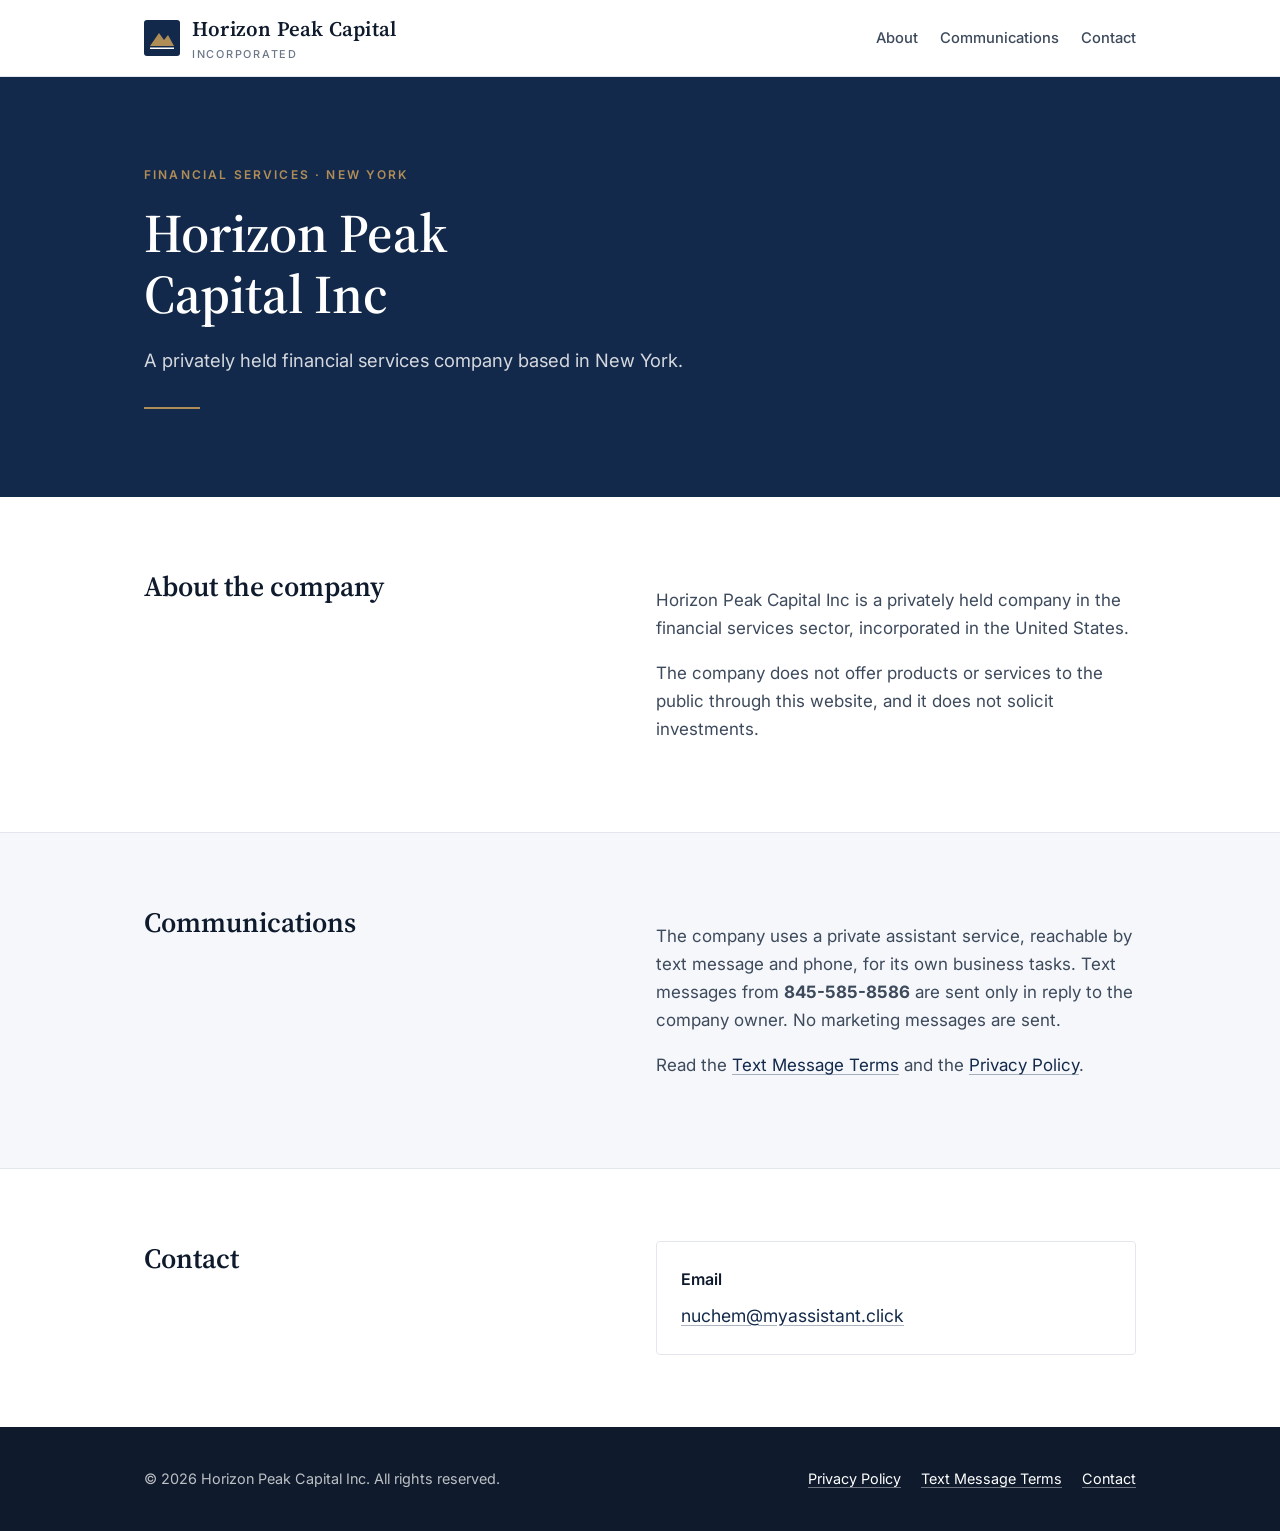
<file: index.html>
<!doctype html>
<html lang="en">
<head>
<meta charset="utf-8">
<meta name="viewport" content="width=device-width, initial-scale=1">
<title>Horizon Peak Capital Inc</title>
<meta name="description" content="Horizon Peak Capital Inc is a privately held financial services company based in New York.">
<link rel="preconnect" href="https://fonts.googleapis.com">
<link rel="preconnect" href="https://fonts.gstatic.com" crossorigin>
<link rel="stylesheet" href="https://fonts.googleapis.com/css2?family=Inter:wght@400;500;600&family=Source+Serif+4:wght@600&display=swap">
<link rel="stylesheet" href="style.css">
</head>
<body>
<header class="site-header">
  <div class="wrap">
    <a class="brand" href="index.html" aria-label="Horizon Peak Capital home">
      <svg class="brand-mark" viewBox="0 0 36 36" aria-hidden="true"><rect width="36" height="36" rx="3" fill="#13294b"/><path d="M6 26 L15 13 L20 20 L24 15 L30 26 Z" fill="#b08d57"/><rect x="6" y="27.5" width="24" height="1.5" fill="#ffffff"/></svg>
      <span class="brand-name">Horizon Peak Capital<small>Incorporated</small></span>
    </a>
    <nav class="nav" aria-label="Main">
      <a href="#about">About</a>
      <a href="#communications">Communications</a>
      <a href="#contact">Contact</a>
    </nav>
  </div>
</header>

<main>
  <div class="hero">
    <div class="wrap">
      <p class="eyebrow">Financial Services · New York</p>
      <h1>Horizon Peak Capital Inc</h1>
      <p class="lead">A privately held financial services company based in New York.</p>
      <hr class="rule">
    </div>
  </div>

  <section id="about">
    <div class="wrap cols">
      <div>
        <h2>About the company</h2>
      </div>
      <div class="prose">
        <p>Horizon Peak Capital Inc is a privately held company in the financial services sector, incorporated in the United States.</p>
        <p>The company does not offer products or services to the public through this website, and it does not solicit investments.</p>
      </div>
    </div>
  </section>

  <section id="communications" class="band">
    <div class="wrap cols">
      <div>
        <h2>Communications</h2>
      </div>
      <div class="prose">
        <p>The company uses a private assistant service, reachable by text message and phone, for its own business tasks. Text messages from <strong>845-585-8586</strong> are sent only in reply to the company owner. No marketing messages are sent.</p>
        <p>Read the <a href="sms-terms.html">Text Message Terms</a> and the <a href="privacy.html">Privacy Policy</a>.</p>
      </div>
    </div>
  </section>

  <section id="contact">
    <div class="wrap cols">
      <div>
        <h2>Contact</h2>
      </div>
      <div class="card">
        <h3>Email</h3>
        <p class="contact-line"><a href="mailto:nuchem@myassistant.click">nuchem@myassistant.click</a></p>
      </div>
    </div>
  </section>
</main>

<footer class="site-footer">
  <div class="wrap">
    <span>&copy; 2026 Horizon Peak Capital Inc. All rights reserved.</span>
    <nav aria-label="Legal">
      <a href="privacy.html">Privacy Policy</a>
      <a href="sms-terms.html">Text Message Terms</a>
      <a href="mailto:nuchem@myassistant.click">Contact</a>
    </nav>
  </div>
</footer>
</body>
</html>
</file>
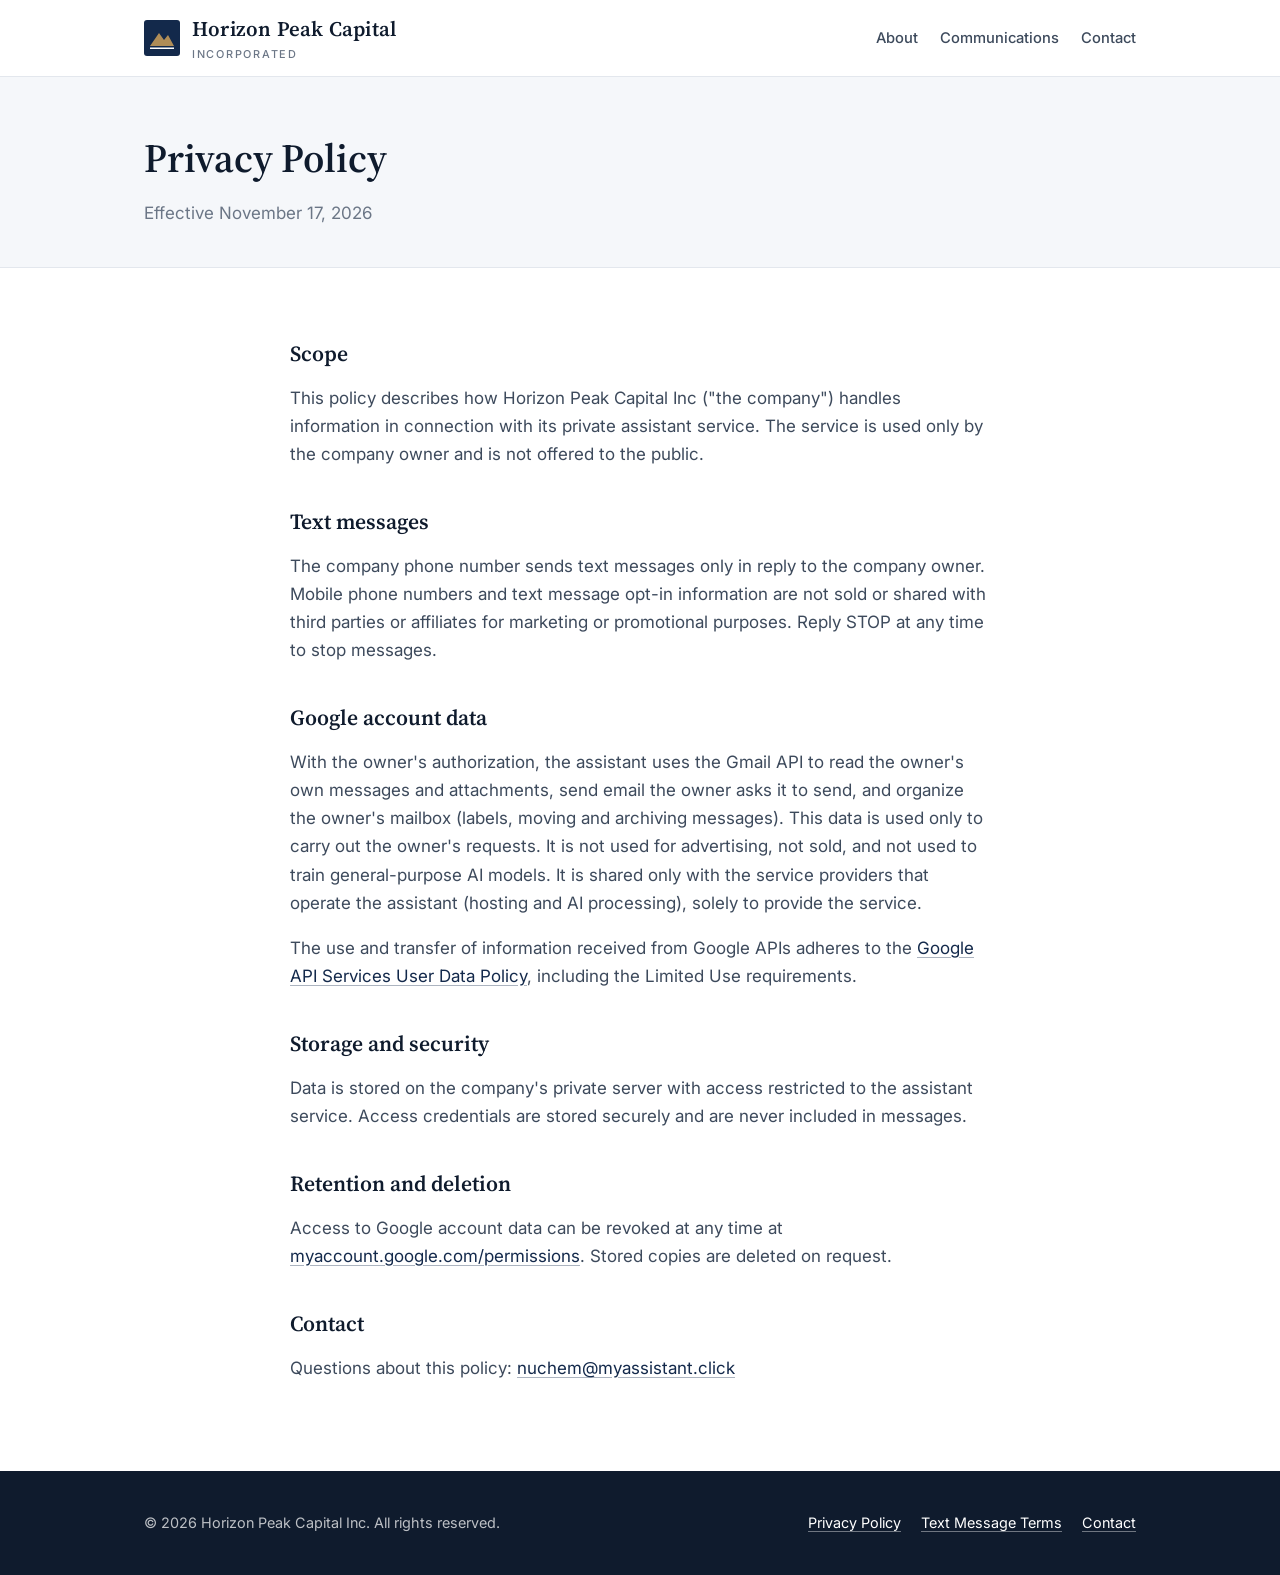
<file: privacy.html>
<!doctype html>
<html lang="en">
<head>
<meta charset="utf-8">
<meta name="viewport" content="width=device-width, initial-scale=1">
<title>Privacy Policy | Horizon Peak Capital Inc</title>
<link rel="preconnect" href="https://fonts.googleapis.com">
<link rel="preconnect" href="https://fonts.gstatic.com" crossorigin>
<link rel="stylesheet" href="https://fonts.googleapis.com/css2?family=Inter:wght@400;500;600&family=Source+Serif+4:wght@600&display=swap">
<link rel="stylesheet" href="style.css">
</head>
<body>
<header class="site-header">
  <div class="wrap">
    <a class="brand" href="index.html" aria-label="Horizon Peak Capital home">
      <svg class="brand-mark" viewBox="0 0 36 36" aria-hidden="true"><rect width="36" height="36" rx="3" fill="#13294b"/><path d="M6 26 L15 13 L20 20 L24 15 L30 26 Z" fill="#b08d57"/><rect x="6" y="27.5" width="24" height="1.5" fill="#ffffff"/></svg>
      <span class="brand-name">Horizon Peak Capital<small>Incorporated</small></span>
    </a>
    <nav class="nav" aria-label="Main">
      <a href="index.html#about">About</a>
      <a href="index.html#communications">Communications</a>
      <a href="index.html#contact">Contact</a>
    </nav>
  </div>
</header>

<main>
  <div class="page-title">
    <div class="wrap">
      <h1>Privacy Policy</h1>
      <p>Effective November 17, 2026</p>
    </div>
  </div>

  <section>
    <div class="wrap prose">
      <h2>Scope</h2>
      <p>This policy describes how Horizon Peak Capital Inc ("the company") handles information in connection with its private assistant service. The service is used only by the company owner and is not offered to the public.</p>

      <h2>Text messages</h2>
      <p>The company phone number sends text messages only in reply to the company owner. Mobile phone numbers and text message opt-in information are not sold or shared with third parties or affiliates for marketing or promotional purposes. Reply STOP at any time to stop messages.</p>

      <h2>Google account data</h2>
      <p>With the owner's authorization, the assistant uses the Gmail API to read the owner's own messages and attachments, send email the owner asks it to send, and organize the owner's mailbox (labels, moving and archiving messages). This data is used only to carry out the owner's requests. It is not used for advertising, not sold, and not used to train general-purpose AI models. It is shared only with the service providers that operate the assistant (hosting and AI processing), solely to provide the service.</p>
      <p>The use and transfer of information received from Google APIs adheres to the <a href="https://developers.google.com/terms/api-services-user-data-policy">Google API Services User Data Policy</a>, including the Limited Use requirements.</p>

      <h2>Storage and security</h2>
      <p>Data is stored on the company's private server with access restricted to the assistant service. Access credentials are stored securely and are never included in messages.</p>

      <h2>Retention and deletion</h2>
      <p>Access to Google account data can be revoked at any time at <a href="https://myaccount.google.com/permissions">myaccount.google.com/permissions</a>. Stored copies are deleted on request.</p>

      <h2>Contact</h2>
      <p>Questions about this policy: <a href="mailto:nuchem@myassistant.click">nuchem@myassistant.click</a></p>
    </div>
  </section>
</main>

<footer class="site-footer">
  <div class="wrap">
    <span>&copy; 2026 Horizon Peak Capital Inc. All rights reserved.</span>
    <nav aria-label="Legal">
      <a href="privacy.html" aria-current="page">Privacy Policy</a>
      <a href="sms-terms.html">Text Message Terms</a>
      <a href="mailto:nuchem@myassistant.click">Contact</a>
    </nav>
  </div>
</footer>
</body>
</html>
</file>
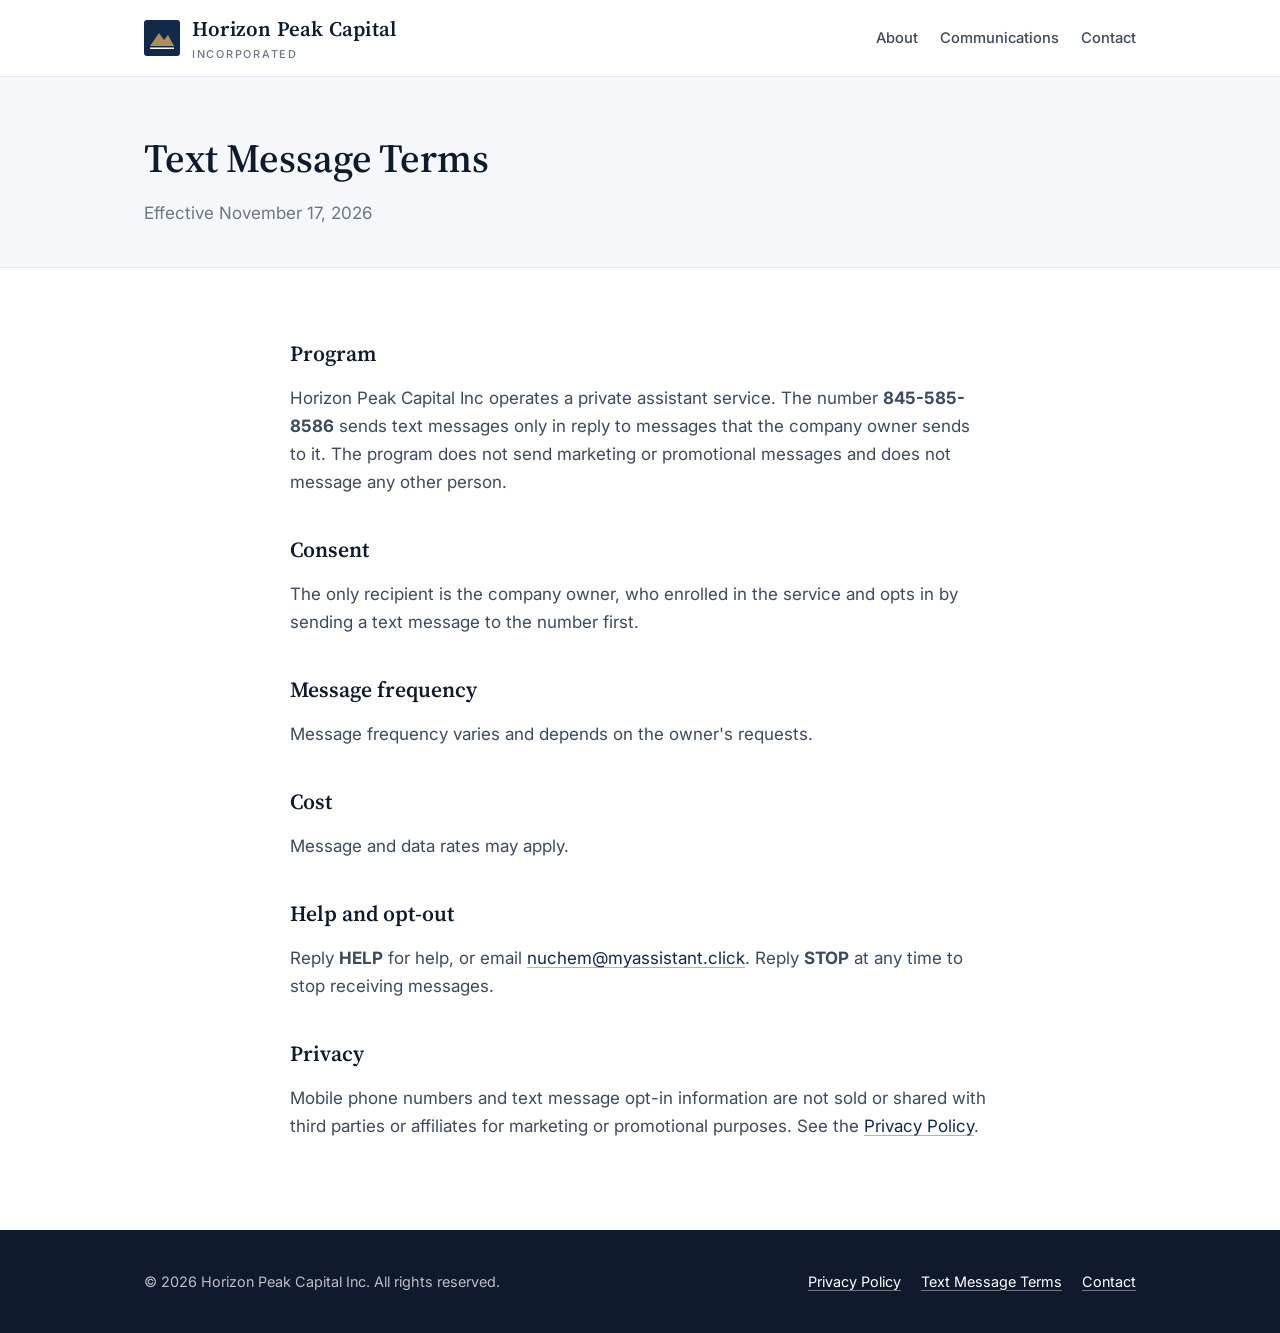
<file: sms-terms.html>
<!doctype html>
<html lang="en">
<head>
<meta charset="utf-8">
<meta name="viewport" content="width=device-width, initial-scale=1">
<title>Text Message Terms | Horizon Peak Capital Inc</title>
<link rel="preconnect" href="https://fonts.googleapis.com">
<link rel="preconnect" href="https://fonts.gstatic.com" crossorigin>
<link rel="stylesheet" href="https://fonts.googleapis.com/css2?family=Inter:wght@400;500;600&family=Source+Serif+4:wght@600&display=swap">
<link rel="stylesheet" href="style.css">
</head>
<body>
<header class="site-header">
  <div class="wrap">
    <a class="brand" href="index.html" aria-label="Horizon Peak Capital home">
      <svg class="brand-mark" viewBox="0 0 36 36" aria-hidden="true"><rect width="36" height="36" rx="3" fill="#13294b"/><path d="M6 26 L15 13 L20 20 L24 15 L30 26 Z" fill="#b08d57"/><rect x="6" y="27.5" width="24" height="1.5" fill="#ffffff"/></svg>
      <span class="brand-name">Horizon Peak Capital<small>Incorporated</small></span>
    </a>
    <nav class="nav" aria-label="Main">
      <a href="index.html#about">About</a>
      <a href="index.html#communications">Communications</a>
      <a href="index.html#contact">Contact</a>
    </nav>
  </div>
</header>

<main>
  <div class="page-title">
    <div class="wrap">
      <h1>Text Message Terms</h1>
      <p>Effective November 17, 2026</p>
    </div>
  </div>

  <section>
    <div class="wrap prose">
      <h2>Program</h2>
      <p>Horizon Peak Capital Inc operates a private assistant service. The number <strong>845-585-8586</strong> sends text messages only in reply to messages that the company owner sends to it. The program does not send marketing or promotional messages and does not message any other person.</p>

      <h2>Consent</h2>
      <p>The only recipient is the company owner, who enrolled in the service and opts in by sending a text message to the number first.</p>

      <h2>Message frequency</h2>
      <p>Message frequency varies and depends on the owner's requests.</p>

      <h2>Cost</h2>
      <p>Message and data rates may apply.</p>

      <h2>Help and opt-out</h2>
      <p>Reply <strong>HELP</strong> for help, or email <a href="mailto:nuchem@myassistant.click">nuchem@myassistant.click</a>. Reply <strong>STOP</strong> at any time to stop receiving messages.</p>

      <h2>Privacy</h2>
      <p>Mobile phone numbers and text message opt-in information are not sold or shared with third parties or affiliates for marketing or promotional purposes. See the <a href="privacy.html">Privacy Policy</a>.</p>
    </div>
  </section>
</main>

<footer class="site-footer">
  <div class="wrap">
    <span>&copy; 2026 Horizon Peak Capital Inc. All rights reserved.</span>
    <nav aria-label="Legal">
      <a href="privacy.html">Privacy Policy</a>
      <a href="sms-terms.html" aria-current="page">Text Message Terms</a>
      <a href="mailto:nuchem@myassistant.click">Contact</a>
    </nav>
  </div>
</footer>
</body>
</html>
</file>
<file: style.css>
:root {
  --ink: #0f1b2d;
  --ink-soft: #3d4a5c;
  --muted: #6b7686;
  --line: #e3e7ed;
  --paper: #ffffff;
  --band: #f5f7fa;
  --navy: #13294b;
  --gold: #b08d57;
  --serif: "Source Serif 4", Georgia, "Times New Roman", serif;
  --sans: "Inter", system-ui, -apple-system, "Segoe UI", Roboto, sans-serif;
}
* { box-sizing: border-box; }
html { -webkit-text-size-adjust: 100%; }
body { margin: 0; background: var(--paper); color: var(--ink); font: 17px/1.65 var(--sans); }
a { color: var(--navy); text-decoration-color: rgba(19, 41, 75, 0.35); text-underline-offset: 3px; }
a:hover { text-decoration-color: var(--navy); }
a:focus-visible { outline: 2px solid var(--gold); outline-offset: 3px; }
.wrap { max-width: 1040px; margin: 0 auto; padding: 0 24px; }

/* Header */
.site-header { border-bottom: 1px solid var(--line); background: var(--paper); }
.site-header .wrap { display: flex; align-items: center; justify-content: space-between; gap: 16px; min-height: 76px; flex-wrap: wrap; }
.brand { display: flex; align-items: center; gap: 12px; text-decoration: none; color: var(--ink); }
.brand-mark { width: 36px; height: 36px; flex: none; }
.brand-name { font-family: var(--serif); font-size: 1.3rem; font-weight: 600; letter-spacing: 0.01em; }
.brand-name small { display: block; font-family: var(--sans); font-size: 0.68rem; font-weight: 500; letter-spacing: 0.16em; text-transform: uppercase; color: var(--muted); }
.nav { display: flex; gap: 22px; flex-wrap: wrap; }
.nav a { font-size: 0.92rem; font-weight: 500; color: var(--ink-soft); text-decoration: none; }
.nav a:hover, .nav a[aria-current="page"] { color: var(--navy); }

/* Hero */
.hero { background: var(--navy); color: #fff; }
.hero .wrap { padding-top: 88px; padding-bottom: 88px; }
.eyebrow { font-size: 0.75rem; font-weight: 600; letter-spacing: 0.18em; text-transform: uppercase; color: var(--gold); margin: 0 0 18px; }
.hero h1 { font-family: var(--serif); font-weight: 600; font-size: clamp(2.2rem, 5vw, 3.4rem); line-height: 1.12; margin: 0 0 20px; max-width: 18ch; text-wrap: balance; }
.hero p.lead { font-size: 1.15rem; color: rgba(255, 255, 255, 0.82); max-width: 56ch; margin: 0; }
.rule { width: 56px; height: 2px; background: var(--gold); border: 0; margin: 32px 0 0; }

/* Sections */
section { padding: 72px 0; }
section.band { background: var(--band); border-top: 1px solid var(--line); border-bottom: 1px solid var(--line); }
h2 { font-family: var(--serif); font-weight: 600; font-size: 1.75rem; line-height: 1.25; margin: 0 0 16px; text-wrap: balance; }
h3 { font-size: 1rem; font-weight: 600; margin: 0 0 8px; }
.cols { display: grid; grid-template-columns: repeat(auto-fit, minmax(260px, 1fr)); gap: 32px; }
.cols > div { min-width: 0; }
.prose { max-width: 68ch; }
.prose p, .prose li { color: var(--ink-soft); }
.prose h2 { margin-top: 40px; font-size: 1.35rem; }
.prose h2:first-child { margin-top: 0; }
.card { background: var(--paper); border: 1px solid var(--line); border-radius: 4px; padding: 24px; }
.card p { margin: 0; color: var(--ink-soft); }
.contact-line { font-size: 1.1rem; }

/* Page title band for legal pages */
.page-title { background: var(--band); border-bottom: 1px solid var(--line); }
.page-title .wrap { padding-top: 48px; padding-bottom: 40px; }
.page-title h1 { font-family: var(--serif); font-weight: 600; font-size: clamp(1.9rem, 4vw, 2.5rem); margin: 0 0 8px; }
.page-title p { margin: 0; color: var(--muted); }

/* Footer */
.site-footer { background: var(--ink); color: rgba(255, 255, 255, 0.72); font-size: 0.9rem; }
.site-footer .wrap { padding-top: 40px; padding-bottom: 40px; display: flex; justify-content: space-between; gap: 20px; flex-wrap: wrap; }
.site-footer a { color: #fff; text-decoration-color: rgba(255, 255, 255, 0.4); }
.site-footer nav { display: flex; gap: 20px; flex-wrap: wrap; }

@media (max-width: 600px) {
  .hero .wrap { padding-top: 56px; padding-bottom: 56px; }
  section { padding: 48px 0; }
  .site-header .wrap { padding-top: 12px; padding-bottom: 12px; }
}
</file>
